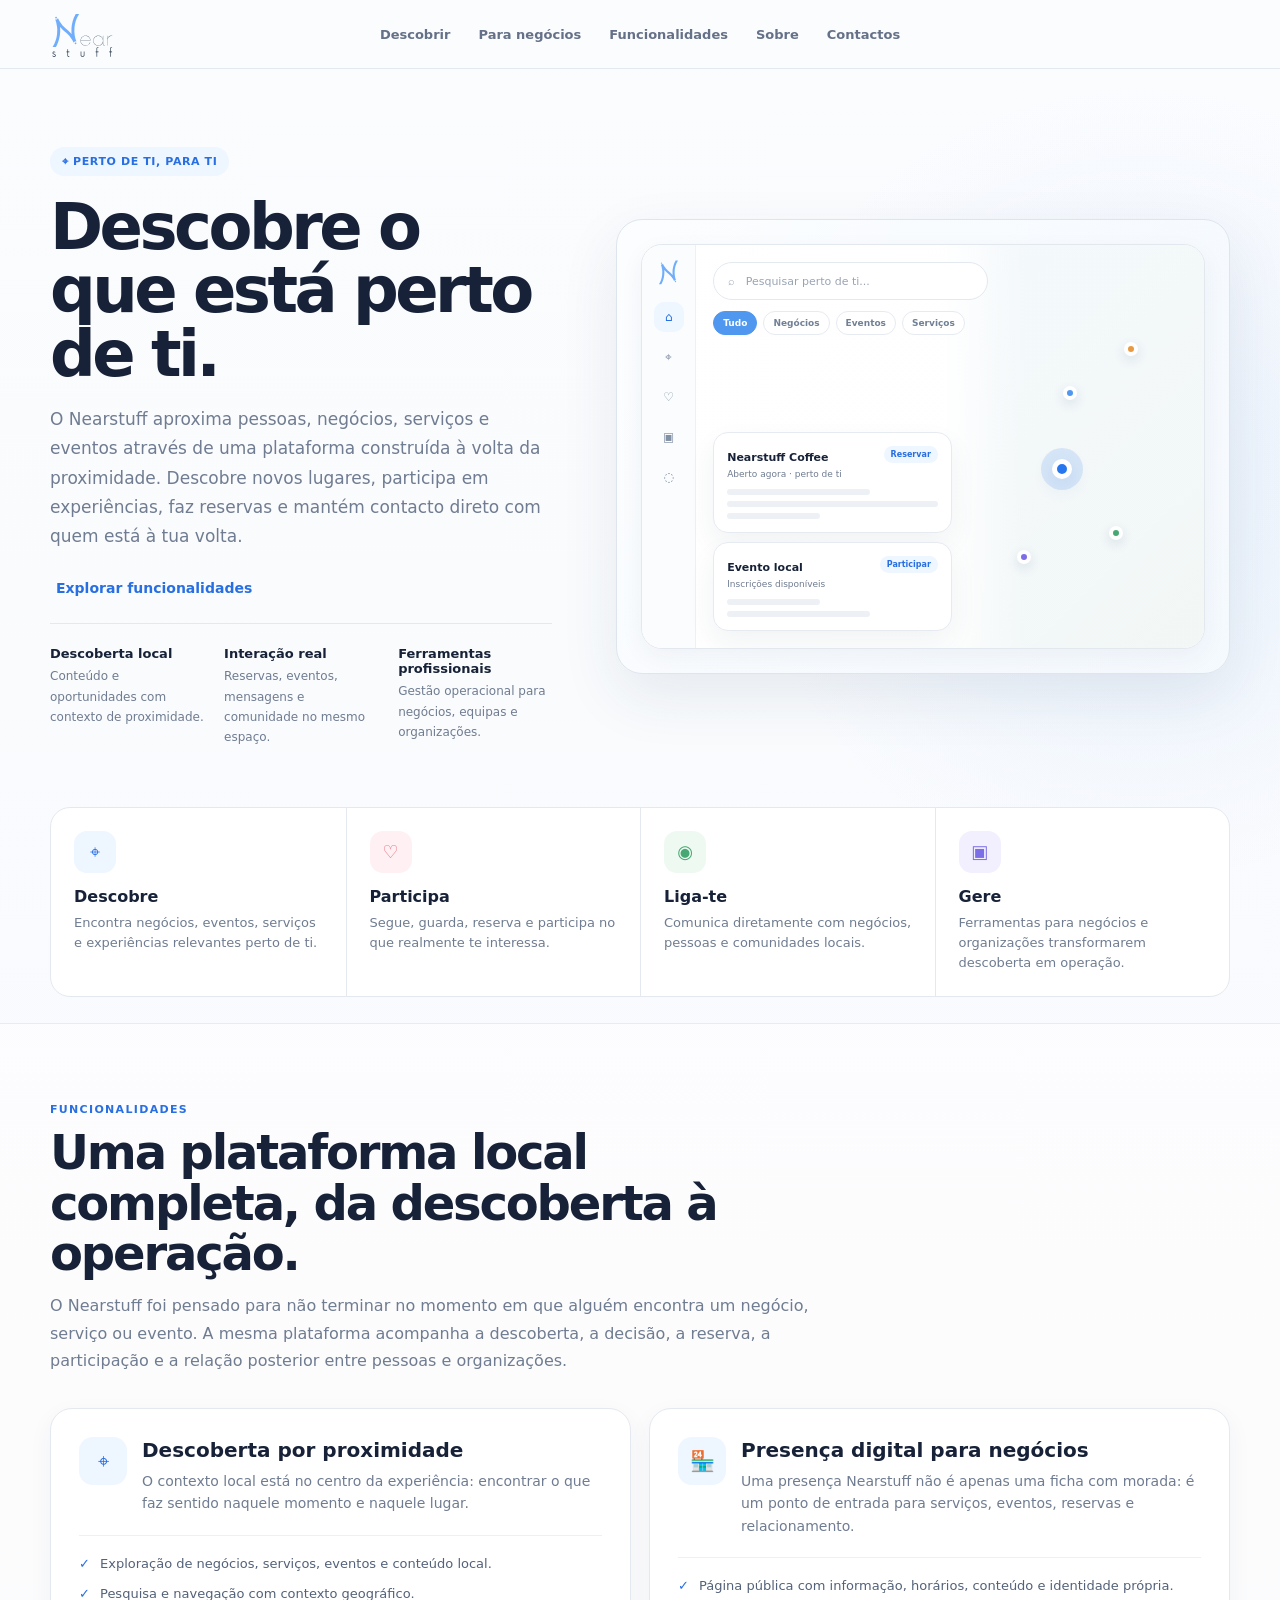
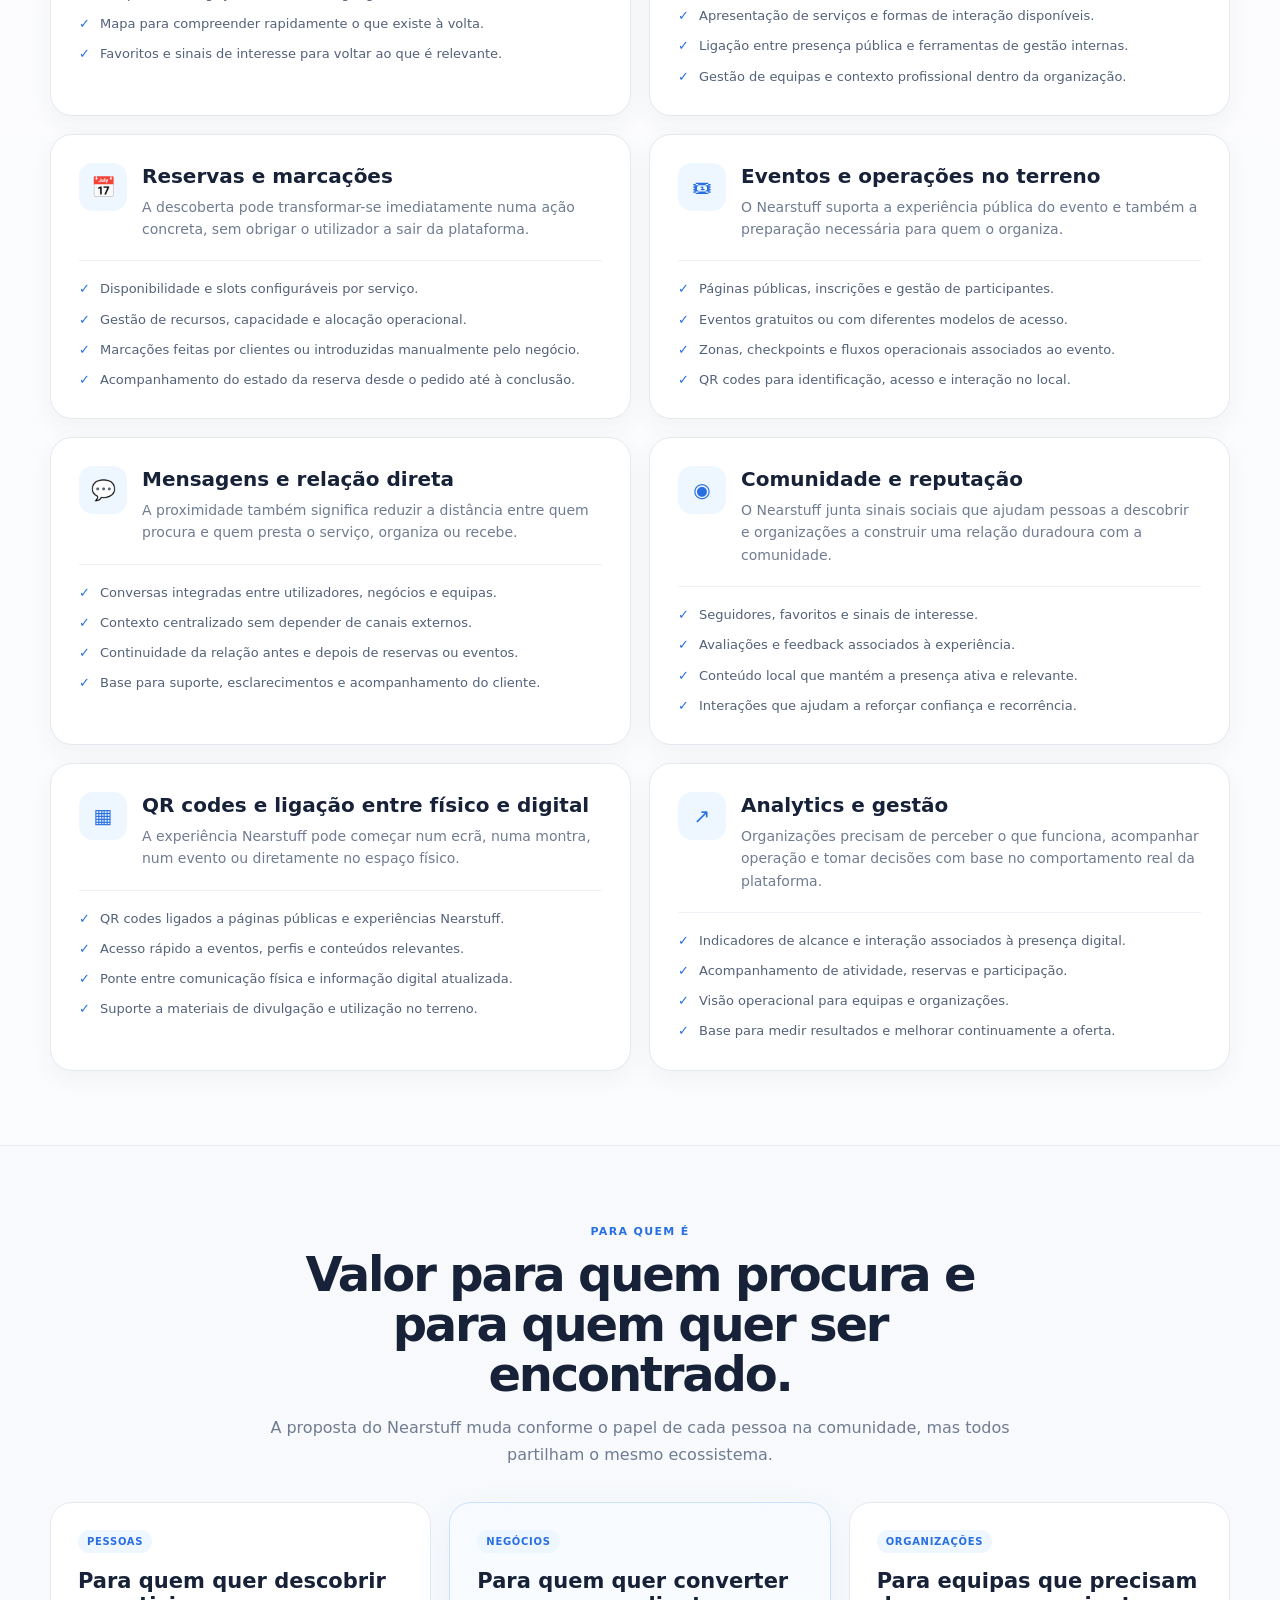
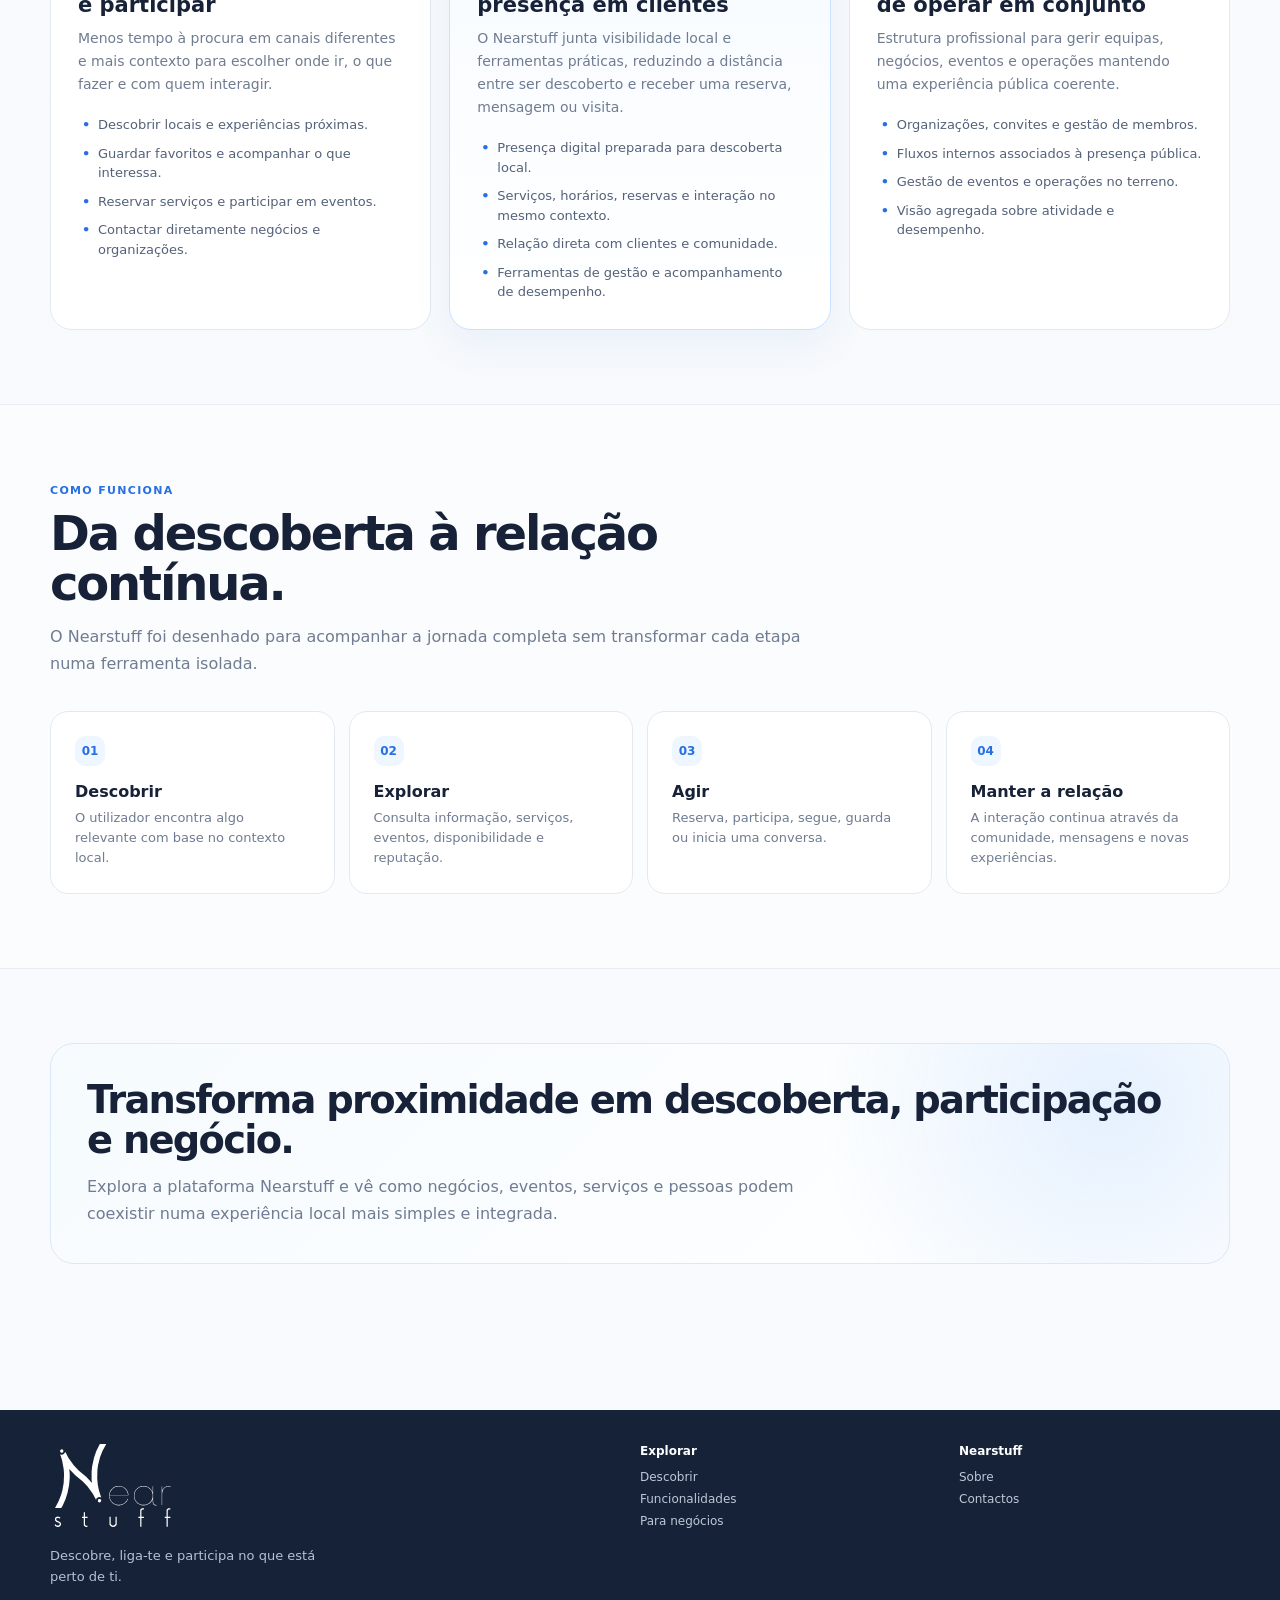
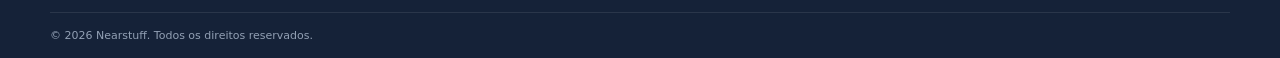
<file: index.html>
<!doctype html>
<html lang="pt">
<head>
<meta charset="utf-8">
<meta name="viewport" content="width=device-width,initial-scale=1">
<title>Nearstuff — Descobre o que está perto de ti</title>
<meta name="description" content="Nearstuff liga pessoas, negócios, eventos e serviços locais numa plataforma de descoberta, reservas, gestão e comunidade.">
<meta property="og:title" content="Nearstuff">
<meta property="og:description" content="Descobre, participa e gere o que acontece perto de ti.">
<meta property="og:type" content="website">
<meta property="og:url" content="https://www.nearstuff.com/">

<link rel="icon" href="/favicon.svg?v=3" type="image/svg+xml">
<link rel="manifest" href="/site.webmanifest">
<meta name="theme-color" content="#70AEFB">
<link rel="stylesheet" href="/assets/css/main.css">

</head>
<body>

<header class="site-header">
  <div class="container nav">
    <a class="brand-link" href="/" aria-label="Nearstuff">
      <img class="nav-logo" src="/assets/images/nearstuff-logo-horizontal.svg" alt="Nearstuff">
    </a>

    <nav class="nav-links" aria-label="Navegação principal">
      <a href="/#descobrir">Descobrir</a>
      <a href="/#negocios">Para negócios</a>
      <a href="/#funcionalidades">Funcionalidades</a>
      <a href="/about/">Sobre</a>
      <a href="/contact/">Contactos</a>
    </nav>

    <div class="nav-actions">
      <a class="btn btn-primary btn-compact" href="https://web.nearstuff.com/">
        Abrir Nearstuff <span aria-hidden="true">↗</span>
      </a>
    </div>
  </div>
</header>


<main>
  <section class="hero">
    <div class="container hero-grid">
      <div class="hero-copy">
        <span class="eyebrow">⌖ Perto de ti, para ti</span>
        <h1>Descobre o que está perto de ti.</h1>
        <p>
          O Nearstuff aproxima pessoas, negócios, serviços e eventos através de uma plataforma
          construída à volta da proximidade. Descobre novos lugares, participa em experiências,
          faz reservas e mantém contacto direto com quem está à tua volta.
        </p>

        <div class="hero-actions">
          <a class="btn btn-primary" href="https://web.nearstuff.com/">
            Abrir Nearstuff <span aria-hidden="true">↗</span>
          </a>
          <a class="btn btn-link" href="#funcionalidades">Explorar funcionalidades</a>
        </div>

        <div class="hero-proof">
          <div>
            <strong>Descoberta local</strong>
            <span>Conteúdo e oportunidades com contexto de proximidade.</span>
          </div>
          <div>
            <strong>Interação real</strong>
            <span>Reservas, eventos, mensagens e comunidade no mesmo espaço.</span>
          </div>
          <div>
            <strong>Ferramentas profissionais</strong>
            <span>Gestão operacional para negócios, equipas e organizações.</span>
          </div>
        </div>
      </div>

      <div class="hero-product" aria-label="Representação da experiência Nearstuff">
        <div class="product-shell">
          <div class="product-sidebar">
            <img class="product-mark" src="/favicon.svg" alt="">
            <span class="product-side-item active">⌂</span>
            <span class="product-side-item">⌖</span>
            <span class="product-side-item">♡</span>
            <span class="product-side-item">▣</span>
            <span class="product-side-item">◌</span>
          </div>

          <div class="product-main">
            <div class="search-box">⌕ &nbsp; Pesquisar perto de ti...</div>

            <div class="product-filters">
              <span class="product-chip active">Tudo</span>
              <span class="product-chip">Negócios</span>
              <span class="product-chip">Eventos</span>
              <span class="product-chip">Serviços</span>
            </div>

            <div class="product-cards">
              <div class="mini-card">
                <div class="mini-card-top">
                  <div>
                    <strong>Nearstuff Coffee</strong>
                    <small>Aberto agora · perto de ti</small>
                  </div>
                  <span class="mini-card-badge">Reservar</span>
                </div>
                <div class="mini-lines">
                  <span class="mini-line medium"></span>
                  <span class="mini-line"></span>
                  <span class="mini-line short"></span>
                </div>
              </div>

              <div class="mini-card">
                <div class="mini-card-top">
                  <div>
                    <strong>Evento local</strong>
                    <small>Inscrições disponíveis</small>
                  </div>
                  <span class="mini-card-badge">Participar</span>
                </div>
                <div class="mini-lines">
                  <span class="mini-line short"></span>
                  <span class="mini-line medium"></span>
                </div>
              </div>
            </div>

            <span class="map-dot one"></span>
            <span class="map-dot two"></span>
            <span class="map-dot three"></span>
            <span class="map-dot four"></span>
            <span class="map-you"></span>
          </div>
        </div>
      </div>
    </div>
  </section>

  <section class="value-strip" id="descobrir">
    <div class="container value-grid">
      <article class="value-item">
        <div class="value-icon">⌖</div>
        <h3>Descobre</h3>
        <p>Encontra negócios, eventos, serviços e experiências relevantes perto de ti.</p>
      </article>
      <article class="value-item">
        <div class="value-icon">♡</div>
        <h3>Participa</h3>
        <p>Segue, guarda, reserva e participa no que realmente te interessa.</p>
      </article>
      <article class="value-item">
        <div class="value-icon">◉</div>
        <h3>Liga-te</h3>
        <p>Comunica diretamente com negócios, pessoas e comunidades locais.</p>
      </article>
      <article class="value-item">
        <div class="value-icon">▣</div>
        <h3>Gere</h3>
        <p>Ferramentas para negócios e organizações transformarem descoberta em operação.</p>
      </article>
    </div>
  </section>

  <section class="section section-soft" id="funcionalidades">
    <div class="container">
      <div class="section-head">
        <span class="kicker">Funcionalidades</span>
        <h2>Uma plataforma local completa, da descoberta à operação.</h2>
        <p>
          O Nearstuff foi pensado para não terminar no momento em que alguém encontra um negócio,
          serviço ou evento. A mesma plataforma acompanha a descoberta, a decisão, a reserva,
          a participação e a relação posterior entre pessoas e organizações.
        </p>
      </div>

      <div class="capability-grid">
        <article class="capability">
          <div class="capability-top">
            <div class="capability-icon">⌖</div>
            <div>
              <h3>Descoberta por proximidade</h3>
              <p class="capability-intro">
                O contexto local está no centro da experiência: encontrar o que faz sentido
                naquele momento e naquele lugar.
              </p>
            </div>
          </div>
          <ul class="capability-list">
            <li>Exploração de negócios, serviços, eventos e conteúdo local.</li>
            <li>Pesquisa e navegação com contexto geográfico.</li>
            <li>Mapa para compreender rapidamente o que existe à volta.</li>
            <li>Favoritos e sinais de interesse para voltar ao que é relevante.</li>
          </ul>
        </article>

        <article class="capability">
          <div class="capability-top">
            <div class="capability-icon">🏪</div>
            <div>
              <h3>Presença digital para negócios</h3>
              <p class="capability-intro">
                Uma presença Nearstuff não é apenas uma ficha com morada: é um ponto de entrada
                para serviços, eventos, reservas e relacionamento.
              </p>
            </div>
          </div>
          <ul class="capability-list">
            <li>Página pública com informação, horários, conteúdo e identidade própria.</li>
            <li>Apresentação de serviços e formas de interação disponíveis.</li>
            <li>Ligação entre presença pública e ferramentas de gestão internas.</li>
            <li>Gestão de equipas e contexto profissional dentro da organização.</li>
          </ul>
        </article>

        <article class="capability">
          <div class="capability-top">
            <div class="capability-icon">📅</div>
            <div>
              <h3>Reservas e marcações</h3>
              <p class="capability-intro">
                A descoberta pode transformar-se imediatamente numa ação concreta, sem obrigar
                o utilizador a sair da plataforma.
              </p>
            </div>
          </div>
          <ul class="capability-list">
            <li>Disponibilidade e slots configuráveis por serviço.</li>
            <li>Gestão de recursos, capacidade e alocação operacional.</li>
            <li>Marcações feitas por clientes ou introduzidas manualmente pelo negócio.</li>
            <li>Acompanhamento do estado da reserva desde o pedido até à conclusão.</li>
          </ul>
        </article>

        <article class="capability">
          <div class="capability-top">
            <div class="capability-icon">🎟</div>
            <div>
              <h3>Eventos e operações no terreno</h3>
              <p class="capability-intro">
                O Nearstuff suporta a experiência pública do evento e também a preparação
                necessária para quem o organiza.
              </p>
            </div>
          </div>
          <ul class="capability-list">
            <li>Páginas públicas, inscrições e gestão de participantes.</li>
            <li>Eventos gratuitos ou com diferentes modelos de acesso.</li>
            <li>Zonas, checkpoints e fluxos operacionais associados ao evento.</li>
            <li>QR codes para identificação, acesso e interação no local.</li>
          </ul>
        </article>

        <article class="capability">
          <div class="capability-top">
            <div class="capability-icon">💬</div>
            <div>
              <h3>Mensagens e relação direta</h3>
              <p class="capability-intro">
                A proximidade também significa reduzir a distância entre quem procura e quem
                presta o serviço, organiza ou recebe.
              </p>
            </div>
          </div>
          <ul class="capability-list">
            <li>Conversas integradas entre utilizadores, negócios e equipas.</li>
            <li>Contexto centralizado sem depender de canais externos.</li>
            <li>Continuidade da relação antes e depois de reservas ou eventos.</li>
            <li>Base para suporte, esclarecimentos e acompanhamento do cliente.</li>
          </ul>
        </article>

        <article class="capability">
          <div class="capability-top">
            <div class="capability-icon">◉</div>
            <div>
              <h3>Comunidade e reputação</h3>
              <p class="capability-intro">
                O Nearstuff junta sinais sociais que ajudam pessoas a descobrir e organizações
                a construir uma relação duradoura com a comunidade.
              </p>
            </div>
          </div>
          <ul class="capability-list">
            <li>Seguidores, favoritos e sinais de interesse.</li>
            <li>Avaliações e feedback associados à experiência.</li>
            <li>Conteúdo local que mantém a presença ativa e relevante.</li>
            <li>Interações que ajudam a reforçar confiança e recorrência.</li>
          </ul>
        </article>

        <article class="capability">
          <div class="capability-top">
            <div class="capability-icon">▦</div>
            <div>
              <h3>QR codes e ligação entre físico e digital</h3>
              <p class="capability-intro">
                A experiência Nearstuff pode começar num ecrã, numa montra, num evento ou
                diretamente no espaço físico.
              </p>
            </div>
          </div>
          <ul class="capability-list">
            <li>QR codes ligados a páginas públicas e experiências Nearstuff.</li>
            <li>Acesso rápido a eventos, perfis e conteúdos relevantes.</li>
            <li>Ponte entre comunicação física e informação digital atualizada.</li>
            <li>Suporte a materiais de divulgação e utilização no terreno.</li>
          </ul>
        </article>

        <article class="capability">
          <div class="capability-top">
            <div class="capability-icon">↗</div>
            <div>
              <h3>Analytics e gestão</h3>
              <p class="capability-intro">
                Organizações precisam de perceber o que funciona, acompanhar operação e
                tomar decisões com base no comportamento real da plataforma.
              </p>
            </div>
          </div>
          <ul class="capability-list">
            <li>Indicadores de alcance e interação associados à presença digital.</li>
            <li>Acompanhamento de atividade, reservas e participação.</li>
            <li>Visão operacional para equipas e organizações.</li>
            <li>Base para medir resultados e melhorar continuamente a oferta.</li>
          </ul>
        </article>
      </div>
    </div>
  </section>

  <section class="section" id="negocios">
    <div class="container">
      <div class="section-head center">
        <span class="kicker">Para quem é</span>
        <h2>Valor para quem procura e para quem quer ser encontrado.</h2>
        <p>
          A proposta do Nearstuff muda conforme o papel de cada pessoa na comunidade,
          mas todos partilham o mesmo ecossistema.
        </p>
      </div>

      <div class="audience-tabs">
        <article class="audience-card">
          <span class="audience-label">Pessoas</span>
          <h3>Para quem quer descobrir e participar</h3>
          <p>
            Menos tempo à procura em canais diferentes e mais contexto para escolher
            onde ir, o que fazer e com quem interagir.
          </p>
          <ul>
            <li>Descobrir locais e experiências próximas.</li>
            <li>Guardar favoritos e acompanhar o que interessa.</li>
            <li>Reservar serviços e participar em eventos.</li>
            <li>Contactar diretamente negócios e organizações.</li>
          </ul>
        </article>

        <article class="audience-card highlight">
          <span class="audience-label">Negócios</span>
          <h3>Para quem quer converter presença em clientes</h3>
          <p>
            O Nearstuff junta visibilidade local e ferramentas práticas, reduzindo a
            distância entre ser descoberto e receber uma reserva, mensagem ou visita.
          </p>
          <ul>
            <li>Presença digital preparada para descoberta local.</li>
            <li>Serviços, horários, reservas e interação no mesmo contexto.</li>
            <li>Relação direta com clientes e comunidade.</li>
            <li>Ferramentas de gestão e acompanhamento de desempenho.</li>
          </ul>
        </article>

        <article class="audience-card">
          <span class="audience-label">Organizações</span>
          <h3>Para equipas que precisam de operar em conjunto</h3>
          <p>
            Estrutura profissional para gerir equipas, negócios, eventos e operações
            mantendo uma experiência pública coerente.
          </p>
          <ul>
            <li>Organizações, convites e gestão de membros.</li>
            <li>Fluxos internos associados à presença pública.</li>
            <li>Gestão de eventos e operações no terreno.</li>
            <li>Visão agregada sobre atividade e desempenho.</li>
          </ul>
        </article>
      </div>
    </div>
  </section>

  <section class="section section-soft">
    <div class="container">
      <div class="section-head">
        <span class="kicker">Como funciona</span>
        <h2>Da descoberta à relação contínua.</h2>
        <p>
          O Nearstuff foi desenhado para acompanhar a jornada completa sem transformar
          cada etapa numa ferramenta isolada.
        </p>
      </div>

      <div class="process-grid">
        <article class="process-card">
          <div class="process-number">01</div>
          <h3>Descobrir</h3>
          <p>O utilizador encontra algo relevante com base no contexto local.</p>
        </article>
        <article class="process-card">
          <div class="process-number">02</div>
          <h3>Explorar</h3>
          <p>Consulta informação, serviços, eventos, disponibilidade e reputação.</p>
        </article>
        <article class="process-card">
          <div class="process-number">03</div>
          <h3>Agir</h3>
          <p>Reserva, participa, segue, guarda ou inicia uma conversa.</p>
        </article>
        <article class="process-card">
          <div class="process-number">04</div>
          <h3>Manter a relação</h3>
          <p>A interação continua através da comunidade, mensagens e novas experiências.</p>
        </article>
      </div>
    </div>
  </section>

  <section class="section">
    <div class="container cta-panel">
      <div>
        <h2>Transforma proximidade em descoberta, participação e negócio.</h2>
        <p>
          Explora a plataforma Nearstuff e vê como negócios, eventos, serviços e pessoas
          podem coexistir numa experiência local mais simples e integrada.
        </p>
      </div>
      <a class="btn btn-primary" href="https://web.nearstuff.com/">
        Abrir Nearstuff <span aria-hidden="true">↗</span>
      </a>
    </div>
  </section>
</main>


<footer>
  <div class="container footer-main">
    <div class="footer-brand">
      <img class="footer-logo" src="/assets/images/nearstuff-logo-horizontal-white.svg" alt="Nearstuff">
      <p class="footer-copy">
        Descobre, liga-te e participa no que está perto de ti.
      </p>
    </div>

    <div>
      <div class="footer-title">Explorar</div>
      <div class="footer-links">
        <a href="/#descobrir">Descobrir</a>
        <a href="/#funcionalidades">Funcionalidades</a>
        <a href="/#negocios">Para negócios</a>
      </div>
    </div>

    <div>
      <div class="footer-title">Nearstuff</div>
      <div class="footer-links">
        <a href="/about/">Sobre</a>
        <a href="/contact/">Contactos</a>
      </div>
    </div>
  </div>

  <div class="container footer-bottom">
    © 2026 Nearstuff. Todos os direitos reservados.
  </div>
</footer>

<script src="/assets/js/main.js"></script>
</body>
</html>
</file>
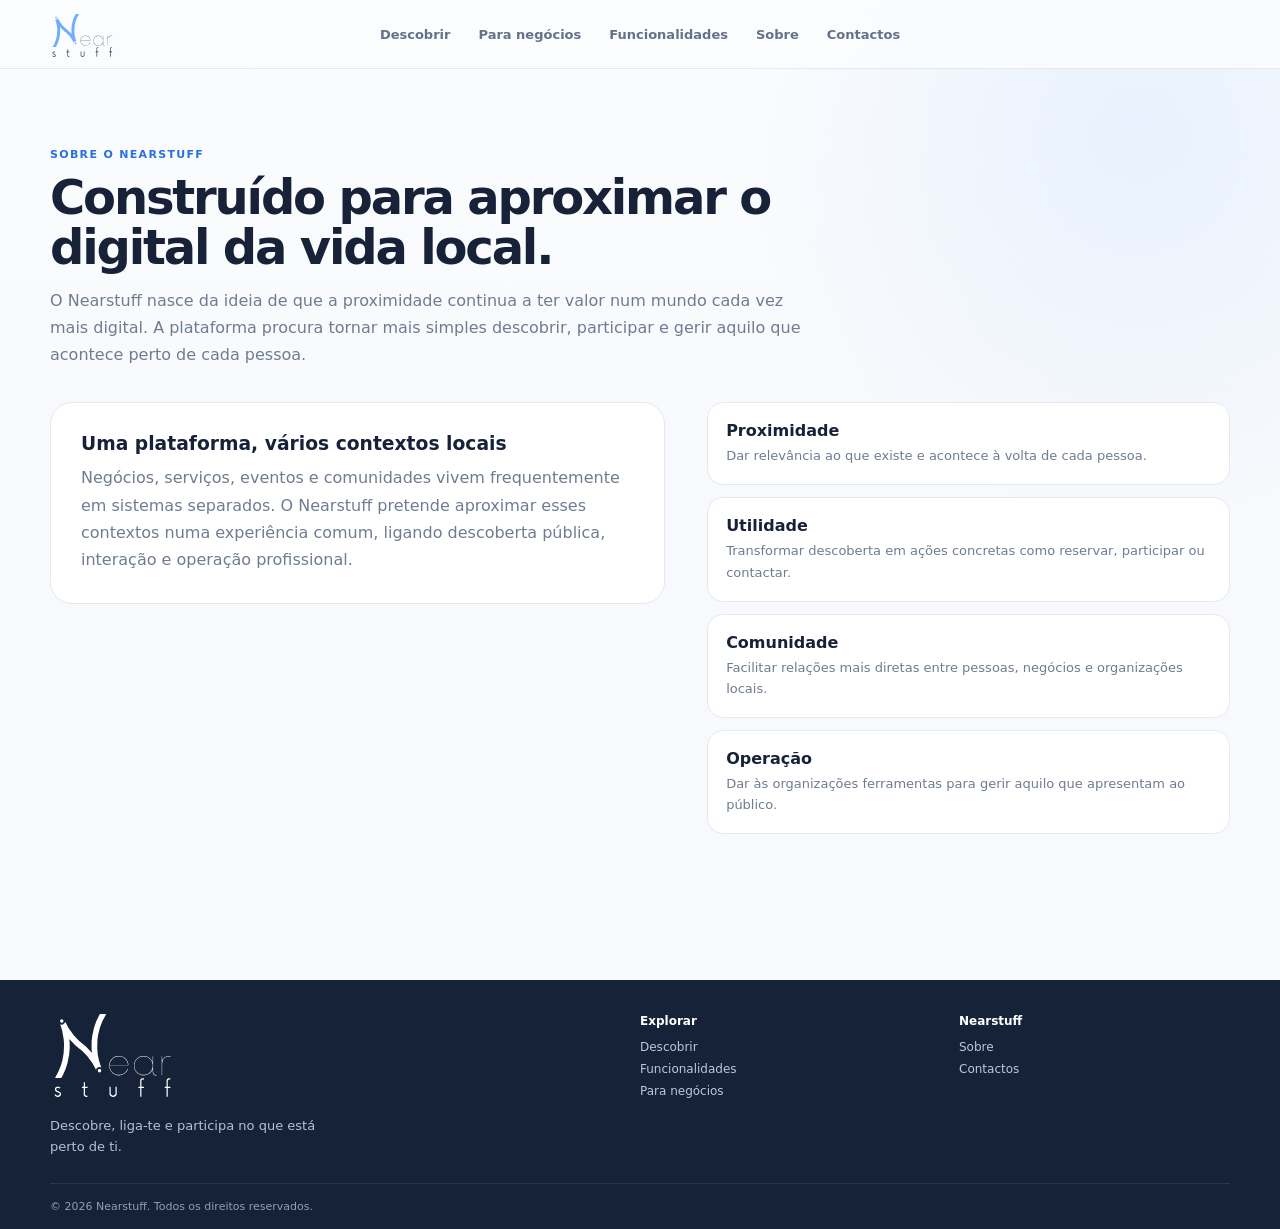
<file: about/index.html>
<!doctype html>
<html lang="pt">
<head>
<meta charset="utf-8">
<meta name="viewport" content="width=device-width,initial-scale=1">
<title>Sobre — Nearstuff</title>
<meta name="description" content="Conhece a visão e o propósito do Nearstuff.">

<link rel="icon" href="/favicon.svg?v=3" type="image/svg+xml">
<link rel="manifest" href="/site.webmanifest">
<meta name="theme-color" content="#70AEFB">
<link rel="stylesheet" href="/assets/css/main.css">

</head>
<body>

<header class="site-header">
  <div class="container nav">
    <a class="brand-link" href="/" aria-label="Nearstuff">
      <img class="nav-logo" src="/assets/images/nearstuff-logo-horizontal.svg" alt="Nearstuff">
    </a>

    <nav class="nav-links" aria-label="Navegação principal">
      <a href="/#descobrir">Descobrir</a>
      <a href="/#negocios">Para negócios</a>
      <a href="/#funcionalidades">Funcionalidades</a>
      <a href="/about/">Sobre</a>
      <a href="/contact/">Contactos</a>
    </nav>

    <div class="nav-actions">
      <a class="btn btn-primary btn-compact" href="https://web.nearstuff.com/">
        Abrir Nearstuff <span aria-hidden="true">↗</span>
      </a>
    </div>
  </div>
</header>


<main>
  <section class="section">
    <div class="container">
      <div class="section-head">
        <span class="kicker">Sobre o Nearstuff</span>
        <h2>Construído para aproximar o digital da vida local.</h2>
        <p>
          O Nearstuff nasce da ideia de que a proximidade continua a ter valor num mundo
          cada vez mais digital. A plataforma procura tornar mais simples descobrir,
          participar e gerir aquilo que acontece perto de cada pessoa.
        </p>
      </div>

      <div class="about-grid">
        <article class="about-panel">
          <h3>Uma plataforma, vários contextos locais</h3>
          <p>
            Negócios, serviços, eventos e comunidades vivem frequentemente em sistemas
            separados. O Nearstuff pretende aproximar esses contextos numa experiência
            comum, ligando descoberta pública, interação e operação profissional.
          </p>
        </article>

        <div class="about-points">
          <div class="about-point">
            <strong>Proximidade</strong>
            <span>Dar relevância ao que existe e acontece à volta de cada pessoa.</span>
          </div>
          <div class="about-point">
            <strong>Utilidade</strong>
            <span>Transformar descoberta em ações concretas como reservar, participar ou contactar.</span>
          </div>
          <div class="about-point">
            <strong>Comunidade</strong>
            <span>Facilitar relações mais diretas entre pessoas, negócios e organizações locais.</span>
          </div>
          <div class="about-point">
            <strong>Operação</strong>
            <span>Dar às organizações ferramentas para gerir aquilo que apresentam ao público.</span>
          </div>
        </div>
      </div>
    </div>
  </section>
</main>


<footer>
  <div class="container footer-main">
    <div class="footer-brand">
      <img class="footer-logo" src="/assets/images/nearstuff-logo-horizontal-white.svg" alt="Nearstuff">
      <p class="footer-copy">
        Descobre, liga-te e participa no que está perto de ti.
      </p>
    </div>

    <div>
      <div class="footer-title">Explorar</div>
      <div class="footer-links">
        <a href="/#descobrir">Descobrir</a>
        <a href="/#funcionalidades">Funcionalidades</a>
        <a href="/#negocios">Para negócios</a>
      </div>
    </div>

    <div>
      <div class="footer-title">Nearstuff</div>
      <div class="footer-links">
        <a href="/about/">Sobre</a>
        <a href="/contact/">Contactos</a>
      </div>
    </div>
  </div>

  <div class="container footer-bottom">
    © 2026 Nearstuff. Todos os direitos reservados.
  </div>
</footer>

</body>
</html>
</file>
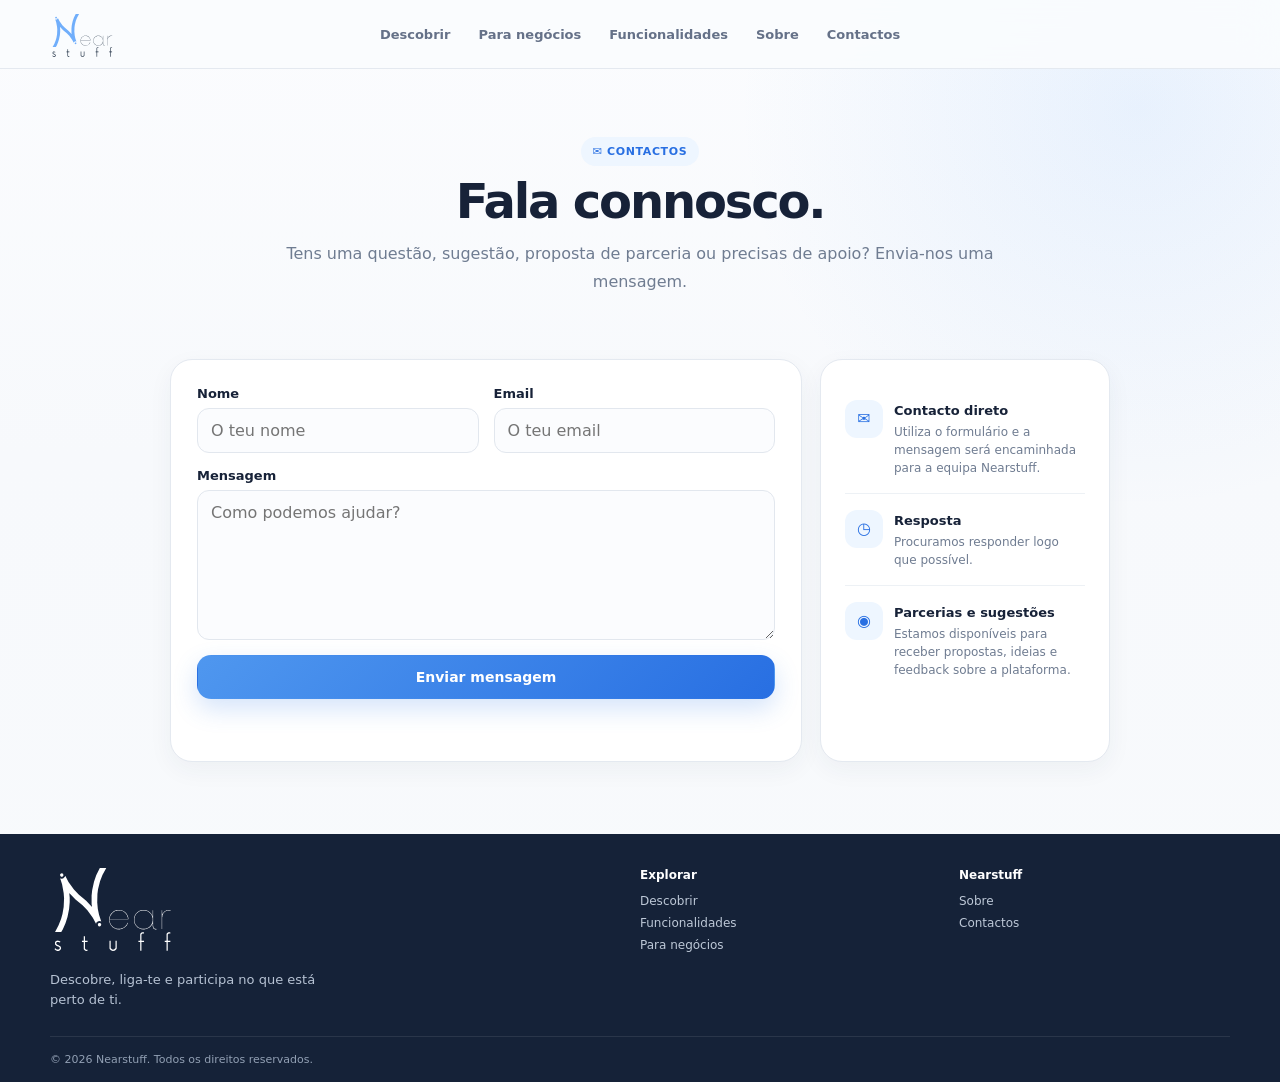
<file: contact/index.html>
<!doctype html>
<html lang="pt">
<head>
<meta charset="utf-8">
<meta name="viewport" content="width=device-width,initial-scale=1">
<title>Contactos — Nearstuff</title>
<meta name="description" content="Contacta a equipa Nearstuff.">

<link rel="icon" href="/favicon.svg?v=3" type="image/svg+xml">
<link rel="manifest" href="/site.webmanifest">
<meta name="theme-color" content="#70AEFB">
<link rel="stylesheet" href="/assets/css/main.css">

</head>
<body>

<header class="site-header">
  <div class="container nav">
    <a class="brand-link" href="/" aria-label="Nearstuff">
      <img class="nav-logo" src="/assets/images/nearstuff-logo-horizontal.svg" alt="Nearstuff">
    </a>

    <nav class="nav-links" aria-label="Navegação principal">
      <a href="/#descobrir">Descobrir</a>
      <a href="/#negocios">Para negócios</a>
      <a href="/#funcionalidades">Funcionalidades</a>
      <a href="/about/">Sobre</a>
      <a href="/contact/">Contactos</a>
    </nav>

    <div class="nav-actions">
      <a class="btn btn-primary btn-compact" href="https://web.nearstuff.com/">
        Abrir Nearstuff <span aria-hidden="true">↗</span>
      </a>
    </div>
  </div>
</header>


<main>
  <section class="contact-hero">
    <div class="container">
      <div class="section-head center">
        <span class="eyebrow">✉ Contactos</span>
        <h2>Fala connosco.</h2>
        <p>
          Tens uma questão, sugestão, proposta de parceria ou precisas de apoio?
          Envia-nos uma mensagem.
        </p>
      </div>
    </div>
  </section>

  <section>
    <div class="container contact-layout">
      <div class="contact-card">
        <form data-contact-form>
          <div class="form-grid">
            <div class="field">
              <label for="name">Nome</label>
              <input id="name" name="name" autocomplete="name" placeholder="O teu nome" required>
            </div>

            <div class="field">
              <label for="email">Email</label>
              <input id="email" name="email" type="email" autocomplete="email" placeholder="O teu email" required>
            </div>

            <div class="field full">
              <label for="message">Mensagem</label>
              <textarea id="message" name="message" placeholder="Como podemos ajudar?" required></textarea>
            </div>

            <div class="field full">
              <button class="btn btn-primary" type="submit">Enviar mensagem</button>
              <div class="form-status" data-form-status aria-live="polite"></div>
            </div>
          </div>
        </form>
      </div>

      <aside class="contact-side">
        <div class="contact-item">
          <div class="contact-item-icon">✉</div>
          <div>
            <strong>Contacto direto</strong>
            <p>Utiliza o formulário e a mensagem será encaminhada para a equipa Nearstuff.</p>
          </div>
        </div>

        <div class="contact-item">
          <div class="contact-item-icon">◷</div>
          <div>
            <strong>Resposta</strong>
            <p>Procuramos responder logo que possível.</p>
          </div>
        </div>

        <div class="contact-item">
          <div class="contact-item-icon">◉</div>
          <div>
            <strong>Parcerias e sugestões</strong>
            <p>Estamos disponíveis para receber propostas, ideias e feedback sobre a plataforma.</p>
          </div>
        </div>
      </aside>
    </div>
  </section>
</main>


<footer>
  <div class="container footer-main">
    <div class="footer-brand">
      <img class="footer-logo" src="/assets/images/nearstuff-logo-horizontal-white.svg" alt="Nearstuff">
      <p class="footer-copy">
        Descobre, liga-te e participa no que está perto de ti.
      </p>
    </div>

    <div>
      <div class="footer-title">Explorar</div>
      <div class="footer-links">
        <a href="/#descobrir">Descobrir</a>
        <a href="/#funcionalidades">Funcionalidades</a>
        <a href="/#negocios">Para negócios</a>
      </div>
    </div>

    <div>
      <div class="footer-title">Nearstuff</div>
      <div class="footer-links">
        <a href="/about/">Sobre</a>
        <a href="/contact/">Contactos</a>
      </div>
    </div>
  </div>

  <div class="container footer-bottom">
    © 2026 Nearstuff. Todos os direitos reservados.
  </div>
</footer>

<script src="/assets/js/main.js"></script>
</body>
</html>
</file>
<file: assets/css/main.css>
:root {
  --brand: #70aefb;
  --brand-strong: #4f97ef;
  --brand-deep: #286fe2;
  --brand-soft: #eef6ff;
  --brand-softer: #f7fbff;
  --ink: #172238;
  --text: #2c3a53;
  --muted: #6f7c91;
  --bg: #f7f9fc;
  --surface: #ffffff;
  --line: #e4e9f0;
  --line-strong: #d9e0e9;
  --navy: #152238;
  --success: #48a873;
  --warning: #e89a42;
  --purple: #7c6ee6;
  --rose: #e86d7e;
  --shadow-sm: 0 8px 24px rgba(35, 59, 88, .05);
  --shadow: 0 22px 60px rgba(35, 59, 88, .09);
  --radius-sm: 12px;
  --radius-md: 17px;
  --radius-lg: 22px;
  --radius-xl: 28px;
}

* { box-sizing: border-box; }
html { scroll-behavior: smooth; }
body {
  margin: 0;
  color: var(--text);
  background:
    radial-gradient(circle at 89% 10%, rgba(112,174,251,.13), transparent 25rem),
    linear-gradient(180deg, #fbfcfe 0, var(--bg) 42%, #f8fafc 100%);
  font-family: Inter, ui-sans-serif, system-ui, -apple-system, BlinkMacSystemFont, "Segoe UI", sans-serif;
  -webkit-font-smoothing: antialiased;
}
a { color: inherit; text-decoration: none; }
img { display: block; max-width: 100%; }
button, input, textarea { font: inherit; }

.container {
  width: min(1180px, calc(100% - 40px));
  margin: 0 auto;
}

.site-header {
  position: sticky;
  top: 0;
  z-index: 50;
  background: rgba(250,252,254,.91);
  border-bottom: 1px solid rgba(228,233,240,.94);
  backdrop-filter: blur(18px);
}
.nav {
  min-height: 68px;
  display: grid;
  grid-template-columns: 190px 1fr 190px;
  align-items: center;
  gap: 22px;
}
.brand-link {
  display: flex;
  align-items: center;
  height: 68px;
  padding-top: 5px;
}
.nav-logo {
  width: 128px;
  max-height: 46px;
  object-fit: contain;
  object-position: left center;
}
.nav-links {
  display: flex;
  justify-content: center;
  align-items: center;
  gap: 6px;
}
.nav-links a {
  padding: 9px 11px;
  border-radius: 10px;
  color: #657188;
  font-size: 13px;
  font-weight: 740;
  transition: .18s ease;
}
.nav-links a:hover {
  color: var(--ink);
  background: #fff;
}
.nav-actions {
  display: flex;
  justify-content: flex-end;
}
.btn {
  min-height: 44px;
  padding: 0 18px;
  display: inline-flex;
  align-items: center;
  justify-content: center;
  gap: 9px;
  border: 1px solid transparent;
  border-radius: 14px;
  font-size: 14px;
  font-weight: 800;
  transition: .18s ease;
}
.btn-compact {
  min-height: 40px;
  padding-inline: 15px;
}
.btn-primary {
  color: white;
  background: linear-gradient(135deg, var(--brand-strong), var(--brand-deep));
  box-shadow: 0 10px 24px rgba(65, 132, 231, .22);
}
.btn-primary:hover {
  transform: translateY(-1px);
  box-shadow: 0 14px 28px rgba(65, 132, 231, .29);
}
.btn-secondary {
  color: var(--brand-deep);
  background: white;
  border-color: var(--line);
}
.btn-link {
  color: var(--brand-deep);
  padding-inline: 5px;
  min-height: auto;
  box-shadow: none;
}

.hero {
  padding: 78px 0 50px;
}
.hero-grid {
  display: grid;
  grid-template-columns: .9fr 1.1fr;
  gap: 64px;
  align-items: center;
}
.hero-copy {
  max-width: 560px;
}
.eyebrow {
  display: inline-flex;
  align-items: center;
  gap: 7px;
  padding: 8px 12px;
  border-radius: 999px;
  color: var(--brand-deep);
  background: var(--brand-soft);
  font-size: 11px;
  font-weight: 850;
  letter-spacing: .055em;
  text-transform: uppercase;
}
.hero h1 {
  margin: 20px 0 19px;
  color: var(--ink);
  font-size: clamp(46px, 5vw, 68px);
  line-height: .99;
  letter-spacing: -.055em;
}
.hero p {
  margin: 0;
  color: var(--muted);
  font-size: 17px;
  line-height: 1.72;
}
.hero-actions {
  margin-top: 28px;
  display: flex;
  flex-wrap: wrap;
  align-items: center;
  gap: 12px;
}
.hero-proof {
  margin-top: 26px;
  padding-top: 22px;
  border-top: 1px solid var(--line);
  display: grid;
  grid-template-columns: repeat(3, 1fr);
  gap: 20px;
}
.hero-proof strong {
  display: block;
  margin-bottom: 4px;
  color: var(--ink);
  font-size: 13px;
}
.hero-proof span {
  color: var(--muted);
  font-size: 12px;
  line-height: 1.45;
}

.hero-product {
  position: relative;
  min-height: 455px;
  overflow: hidden;
  border: 1px solid #dfe5ed;
  border-radius: 26px;
  background:
    linear-gradient(120deg, rgba(255,255,255,.86), rgba(245,250,255,.68)),
    linear-gradient(135deg, #e8f2ff, #f4f8fc);
  box-shadow: var(--shadow);
}
.product-shell {
  position: absolute;
  inset: 24px;
  display: grid;
  grid-template-columns: 54px 1fr;
  overflow: hidden;
  border: 1px solid #e3e8ef;
  border-radius: 21px;
  background: #fff;
  box-shadow: var(--shadow-sm);
}
.product-sidebar {
  padding: 15px 8px;
  border-right: 1px solid #edf1f5;
  display: flex;
  flex-direction: column;
  align-items: center;
  gap: 10px;
  background: #fbfcfe;
}
.product-mark {
  width: 25px;
  height: 25px;
  margin-bottom: 7px;
}
.product-side-item {
  width: 30px;
  height: 30px;
  display: grid;
  place-items: center;
  border-radius: 10px;
  color: #8290a4;
  background: transparent;
  font-size: 12px;
}
.product-side-item.active {
  color: var(--brand-deep);
  background: var(--brand-soft);
}
.product-main {
  position: relative;
  padding: 17px;
  background:
    linear-gradient(90deg, rgba(255,255,255,.97) 0 49%, rgba(250,252,255,.55) 64%),
    linear-gradient(135deg, #eff6fd, #e9f1eb);
}
.search-box {
  width: 58%;
  height: 38px;
  border: 1px solid #e4e9ef;
  border-radius: 999px;
  background: white;
  color: #99a4b3;
  display: flex;
  align-items: center;
  padding: 0 14px;
  font-size: 11px;
}
.product-filters {
  display: flex;
  gap: 6px;
  margin-top: 11px;
}
.product-chip {
  padding: 6px 9px;
  border-radius: 999px;
  color: #718096;
  background: rgba(255,255,255,.93);
  border: 1px solid #e6ebf1;
  font-size: 9px;
  font-weight: 780;
}
.product-chip.active {
  color: white;
  background: var(--brand-strong);
  border-color: var(--brand-strong);
}
.product-cards {
  position: absolute;
  left: 17px;
  bottom: 17px;
  width: 47%;
  display: grid;
  gap: 9px;
}
.mini-card {
  padding: 13px;
  border: 1px solid #e6ebf1;
  border-radius: 15px;
  background: white;
  box-shadow: 0 12px 28px rgba(39,62,89,.06);
}
.mini-card-top {
  display: flex;
  justify-content: space-between;
  align-items: start;
  gap: 10px;
}
.mini-card strong {
  color: var(--ink);
  font-size: 11px;
}
.mini-card small {
  display: block;
  margin-top: 4px;
  color: var(--muted);
  font-size: 9px;
}
.mini-card-badge {
  padding: 4px 7px;
  border-radius: 999px;
  background: var(--brand-soft);
  color: var(--brand-deep);
  font-size: 8px;
  font-weight: 800;
}
.mini-lines {
  margin-top: 10px;
  display: grid;
  gap: 6px;
}
.mini-line {
  height: 6px;
  border-radius: 99px;
  background: #edf1f5;
}
.mini-line.short { width: 44%; }
.mini-line.medium { width: 68%; }
.map-dot {
  position: absolute;
  width: 14px;
  height: 14px;
  border: 4px solid white;
  border-radius: 50%;
  box-shadow: 0 4px 12px rgba(40,80,125,.14);
}
.map-dot.one { right: 25%; top: 35%; background: var(--brand-strong); }
.map-dot.two { right: 13%; top: 24%; background: var(--warning); }
.map-dot.three { right: 16%; bottom: 27%; background: var(--success); }
.map-dot.four { right: 34%; bottom: 21%; background: var(--purple); }
.map-you {
  position: absolute;
  right: 26%;
  top: 53%;
  width: 20px;
  height: 20px;
  border: 5px solid white;
  border-radius: 50%;
  background: #2677ef;
  box-shadow: 0 0 0 11px rgba(52,127,238,.15), 0 6px 20px rgba(50,106,181,.19);
}

.value-strip {
  padding: 10px 0 26px;
}
.value-grid {
  display: grid;
  grid-template-columns: repeat(4,1fr);
  border: 1px solid var(--line);
  border-radius: 20px;
  background: white;
  overflow: hidden;
}
.value-item {
  padding: 23px;
}
.value-item + .value-item {
  border-left: 1px solid var(--line);
}
.value-icon {
  width: 42px;
  height: 42px;
  display: grid;
  place-items: center;
  margin-bottom: 14px;
  border-radius: 13px;
  color: var(--brand-deep);
  background: var(--brand-soft);
  font-size: 18px;
}
.value-item:nth-child(2) .value-icon { color: var(--rose); background: #fff0f3; }
.value-item:nth-child(3) .value-icon { color: var(--success); background: #eef9f1; }
.value-item:nth-child(4) .value-icon { color: var(--purple); background: #f2efff; }
.value-item h3 {
  margin: 0 0 7px;
  color: var(--ink);
  font-size: 16px;
}
.value-item p {
  margin: 0;
  color: var(--muted);
  font-size: 13px;
  line-height: 1.55;
}

.section {
  padding: 74px 0;
}
.section-soft {
  background: rgba(255,255,255,.57);
  border-block: 1px solid rgba(228,233,240,.82);
}
.section-head {
  max-width: 760px;
  margin-bottom: 34px;
}
.section-head.center {
  margin-inline: auto;
  text-align: center;
}
.kicker {
  color: var(--brand-deep);
  font-size: 11px;
  font-weight: 850;
  letter-spacing: .12em;
  text-transform: uppercase;
}
h2 {
  margin: 10px 0 14px;
  color: var(--ink);
  font-size: clamp(32px, 4vw, 48px);
  line-height: 1.05;
  letter-spacing: -.045em;
}
.section-head p,
.lead {
  margin: 0;
  color: var(--muted);
  font-size: 16px;
  line-height: 1.7;
}

.capability-grid {
  display: grid;
  grid-template-columns: repeat(2,1fr);
  gap: 18px;
}
.capability {
  padding: 28px;
  border: 1px solid var(--line);
  border-radius: 22px;
  background: white;
  box-shadow: var(--shadow-sm);
}
.capability-top {
  display: grid;
  grid-template-columns: 48px 1fr;
  gap: 15px;
  align-items: start;
}
.capability-icon {
  width: 48px;
  height: 48px;
  display: grid;
  place-items: center;
  border-radius: 14px;
  background: var(--brand-soft);
  color: var(--brand-deep);
  font-size: 20px;
}
.capability h3 {
  margin: 1px 0 8px;
  color: var(--ink);
  font-size: 20px;
}
.capability-intro {
  margin: 0;
  color: var(--muted);
  font-size: 14px;
  line-height: 1.6;
}
.capability-list {
  margin: 20px 0 0;
  padding: 18px 0 0;
  list-style: none;
  border-top: 1px solid #edf1f5;
  display: grid;
  gap: 10px;
}
.capability-list li {
  position: relative;
  padding-left: 21px;
  color: #536179;
  font-size: 13px;
  line-height: 1.55;
}
.capability-list li::before {
  content: "✓";
  position: absolute;
  left: 0;
  top: 0;
  color: var(--brand-deep);
  font-weight: 900;
}

.audience-tabs {
  display: grid;
  grid-template-columns: repeat(3,1fr);
  gap: 18px;
}
.audience-card {
  padding: 27px;
  border: 1px solid var(--line);
  border-radius: 22px;
  background: white;
}
.audience-card.highlight {
  border-color: #cae1ff;
  background: linear-gradient(180deg,#f7fbff,#fff);
  box-shadow: 0 15px 38px rgba(75,137,220,.08);
}
.audience-label {
  display: inline-flex;
  padding: 6px 9px;
  margin-bottom: 16px;
  border-radius: 999px;
  background: var(--brand-soft);
  color: var(--brand-deep);
  font-size: 10px;
  font-weight: 840;
  text-transform: uppercase;
  letter-spacing: .07em;
}
.audience-card h3 {
  margin: 0 0 10px;
  color: var(--ink);
  font-size: 21px;
}
.audience-card p {
  margin: 0;
  color: var(--muted);
  font-size: 14px;
  line-height: 1.65;
}
.audience-card ul {
  margin: 19px 0 0;
  padding: 0;
  list-style: none;
  display: grid;
  gap: 9px;
}
.audience-card li {
  padding-left: 20px;
  position: relative;
  color: #536179;
  font-size: 13px;
  line-height: 1.5;
}
.audience-card li::before {
  content: "•";
  position: absolute;
  left: 4px;
  color: var(--brand-deep);
  font-weight: 900;
}

.process-grid {
  display: grid;
  grid-template-columns: repeat(4,1fr);
  gap: 14px;
}
.process-card {
  position: relative;
  padding: 24px;
  border: 1px solid var(--line);
  border-radius: 18px;
  background: white;
}
.process-number {
  width: 30px;
  height: 30px;
  display: grid;
  place-items: center;
  margin-bottom: 16px;
  border-radius: 10px;
  background: var(--brand-soft);
  color: var(--brand-deep);
  font-weight: 850;
  font-size: 12px;
}
.process-card h3 {
  margin: 0 0 7px;
  color: var(--ink);
  font-size: 16px;
}
.process-card p {
  margin: 0;
  color: var(--muted);
  font-size: 13px;
  line-height: 1.55;
}

.cta-panel {
  padding: 36px;
  display: grid;
  grid-template-columns: 1fr auto;
  gap: 30px;
  align-items: center;
  border: 1px solid #d9e8fb;
  border-radius: 24px;
  background:
    radial-gradient(circle at 90% 30%, rgba(112,174,251,.17), transparent 18rem),
    linear-gradient(135deg, #f6fbff, #ffffff);
}
.cta-panel h2 {
  margin-top: 0;
  font-size: clamp(29px,3vw,40px);
}
.cta-panel p {
  max-width: 730px;
  margin: 0;
  color: var(--muted);
  line-height: 1.65;
}

.contact-hero {
  padding: 68px 0 30px;
}
.contact-layout {
  max-width: 940px;
  margin: 0 auto;
  display: grid;
  grid-template-columns: minmax(0,1fr) 290px;
  gap: 18px;
}
.contact-card,
.contact-side {
  border: 1px solid var(--line);
  border-radius: 22px;
  background: white;
  box-shadow: var(--shadow-sm);
}
.contact-card { padding: 26px; }
.contact-side { padding: 24px; }
.form-grid {
  display: grid;
  grid-template-columns: 1fr 1fr;
  gap: 15px;
}
.field {
  display: flex;
  flex-direction: column;
  gap: 7px;
}
.field.full { grid-column: 1 / -1; }
label {
  color: var(--ink);
  font-size: 13px;
  font-weight: 760;
}
input, textarea {
  width: 100%;
  padding: 12px 13px;
  border: 1px solid #e2e7ee;
  border-radius: 12px;
  outline: none;
  background: #fbfcfe;
  color: var(--text);
}
input:focus, textarea:focus {
  border-color: var(--brand);
  box-shadow: 0 0 0 4px rgba(112,174,251,.12);
}
textarea {
  min-height: 150px;
  resize: vertical;
}
.contact-card .btn { width: 100%; }
.form-status {
  min-height: 20px;
  margin-top: 9px;
  color: var(--muted);
  font-size: 13px;
}
.form-status.success { color: #28835d; }
.form-status.error { color: #b64545; }
.contact-item {
  display: grid;
  grid-template-columns: 38px 1fr;
  gap: 11px;
  padding: 16px 0;
  border-bottom: 1px solid #edf1f5;
}
.contact-item:last-child { border-bottom: 0; }
.contact-item-icon {
  width: 38px;
  height: 38px;
  display: grid;
  place-items: center;
  border-radius: 12px;
  background: var(--brand-soft);
  color: var(--brand-deep);
}
.contact-item strong {
  color: var(--ink);
  font-size: 13px;
}
.contact-item p {
  margin: 4px 0 0;
  color: var(--muted);
  font-size: 12px;
  line-height: 1.5;
}

.about-grid {
  display: grid;
  grid-template-columns: 1fr .85fr;
  gap: 42px;
  align-items: start;
}
.about-panel {
  padding: 30px;
  border: 1px solid var(--line);
  border-radius: 22px;
  background: white;
}
.about-panel h3 {
  margin: 0 0 10px;
  color: var(--ink);
}
.about-panel p {
  margin: 0;
  color: var(--muted);
  line-height: 1.7;
}
.about-points {
  display: grid;
  gap: 12px;
}
.about-point {
  padding: 18px;
  border: 1px solid var(--line);
  border-radius: 16px;
  background: white;
}
.about-point strong {
  color: var(--ink);
  display: block;
  margin-bottom: 5px;
}
.about-point span {
  color: var(--muted);
  font-size: 13px;
  line-height: 1.55;
}

footer {
  margin-top: 72px;
  background: var(--navy);
  color: white;
}
.footer-main {
  padding: 34px 0 25px;
  display: grid;
  grid-template-columns: 1.4fr .7fr .7fr;
  gap: 48px;
}
.footer-logo { width: 126px; }
.footer-copy {
  max-width: 300px;
  margin: 13px 0 0;
  color: #b6c2d3;
  font-size: 13px;
  line-height: 1.6;
}
.footer-title {
  margin-bottom: 12px;
  font-size: 12px;
  font-weight: 800;
}
.footer-links {
  display: grid;
  gap: 8px;
  color: #bdc8d7;
  font-size: 12px;
}
.footer-links a:hover { color: white; }
.footer-bottom {
  padding: 16px 0;
  border-top: 1px solid rgba(255,255,255,.09);
  color: #92a0b4;
  font-size: 11px;
}

@media (max-width: 980px) {
  .nav {
    grid-template-columns: 150px 1fr 170px;
  }
  .nav-links { display: none; }
  .hero-grid,
  .about-grid {
    grid-template-columns: 1fr;
  }
  .hero-copy { max-width: 680px; }
  .audience-tabs { grid-template-columns: 1fr; }
  .process-grid { grid-template-columns: 1fr 1fr; }
}
@media (max-width: 760px) {
  .container {
    width: min(100% - 24px,1180px);
  }
  .nav {
    min-height: 64px;
    grid-template-columns: 1fr auto;
  }
  .brand-link { height: 64px; }
  .nav-logo {
    width: 116px;
    max-height: 42px;
  }
  .nav-actions { grid-column: 2; }
  .btn-compact {
    min-height: 38px;
    padding-inline: 12px;
    font-size: 12px;
  }
  .hero { padding-top: 48px; }
  .hero h1 { font-size: 45px; }
  .hero-product { min-height: 390px; }
  .product-shell { inset: 14px; }
  .hero-proof { grid-template-columns: 1fr; gap: 12px; }
  .value-grid,
  .capability-grid,
  .process-grid {
    grid-template-columns: 1fr;
  }
  .value-item + .value-item {
    border-left: 0;
    border-top: 1px solid var(--line);
  }
  .cta-panel {
    grid-template-columns: 1fr;
  }
  .contact-layout,
  .form-grid {
    grid-template-columns: 1fr;
  }
  .field.full { grid-column: auto; }
  .footer-main {
    grid-template-columns: 1fr 1fr;
    gap: 28px;
  }
  .footer-brand { grid-column: 1 / -1; }
}

/* Nearstuff platform CTA visibility
   Temporário: remover esta regra quando web.nearstuff.com estiver público. */
a[href^="https://web.nearstuff.com"] {
  display: none !important;
}

/* Nearstuff platform CTA visibility
   Temporário: remover esta regra quando web.nearstuff.com estiver público. */
a[href^="https://web.nearstuff.com"] {
  display: none !important;
}
</file>
